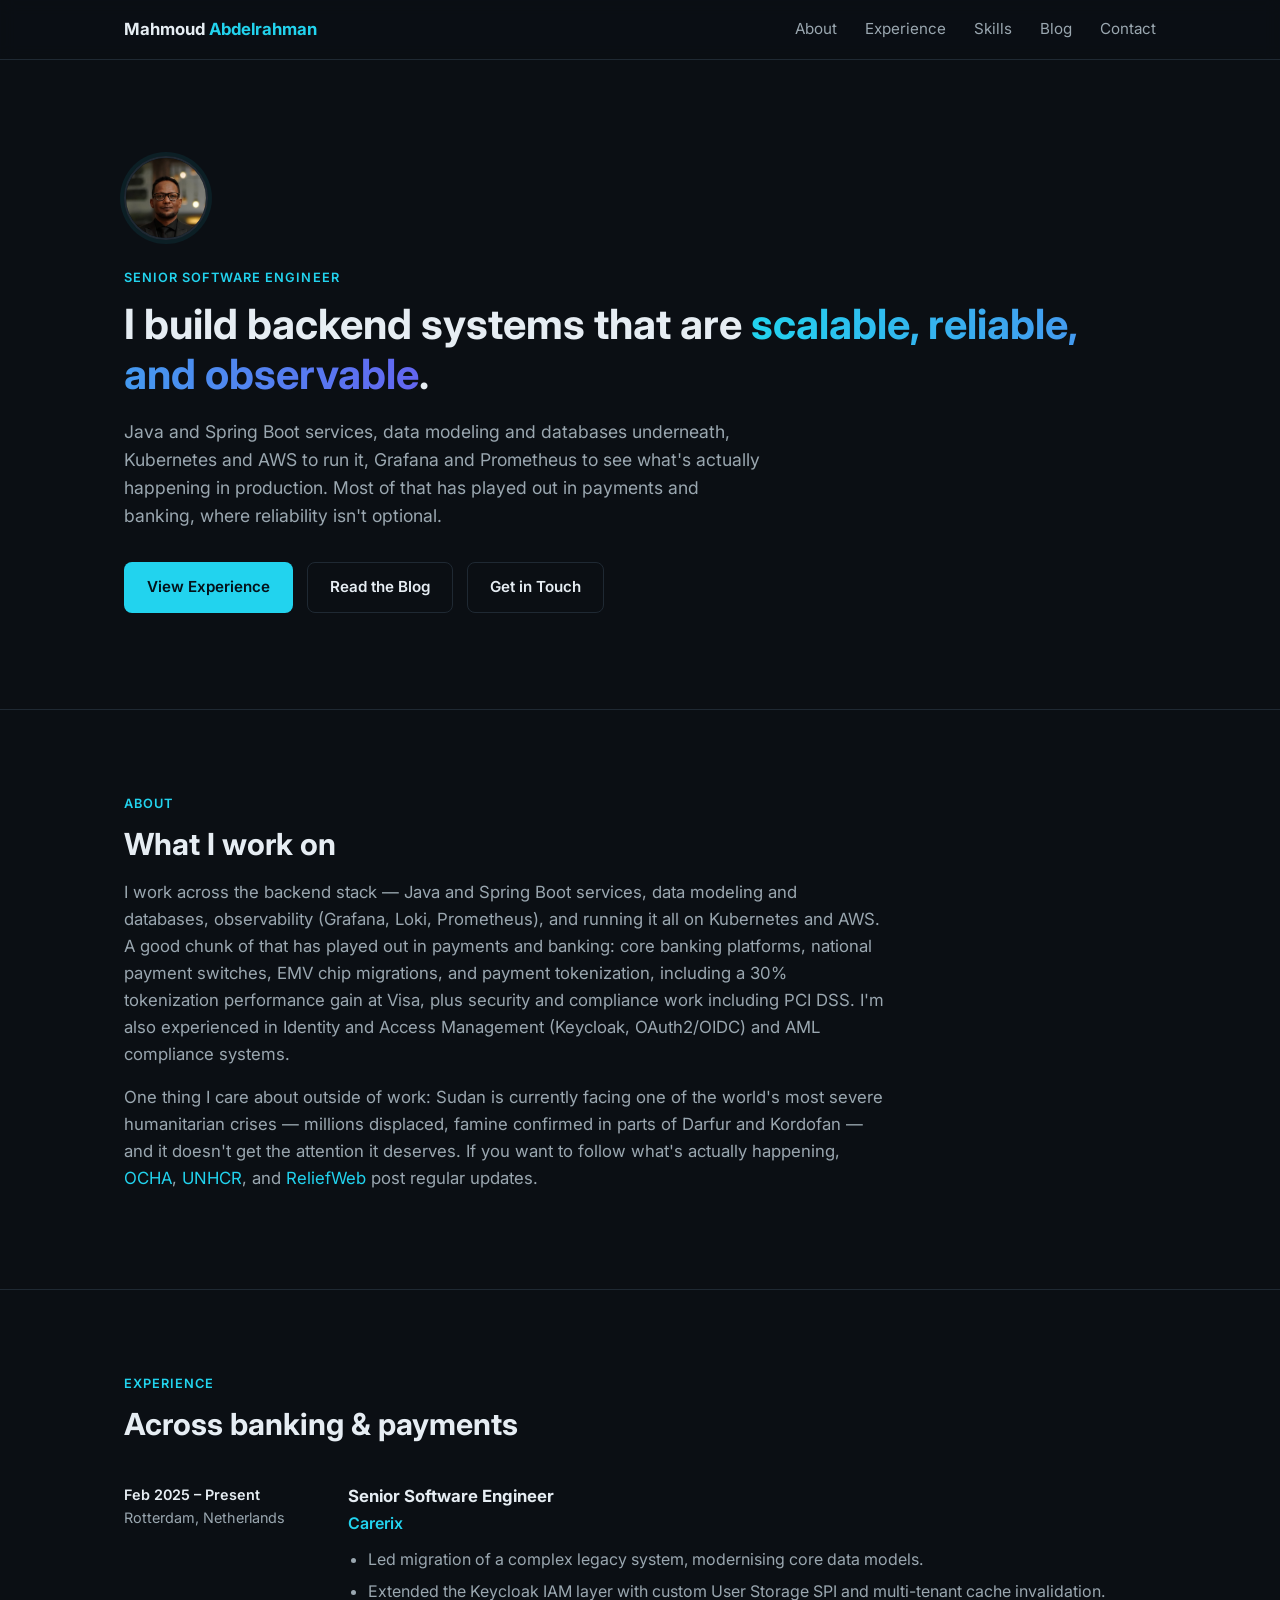
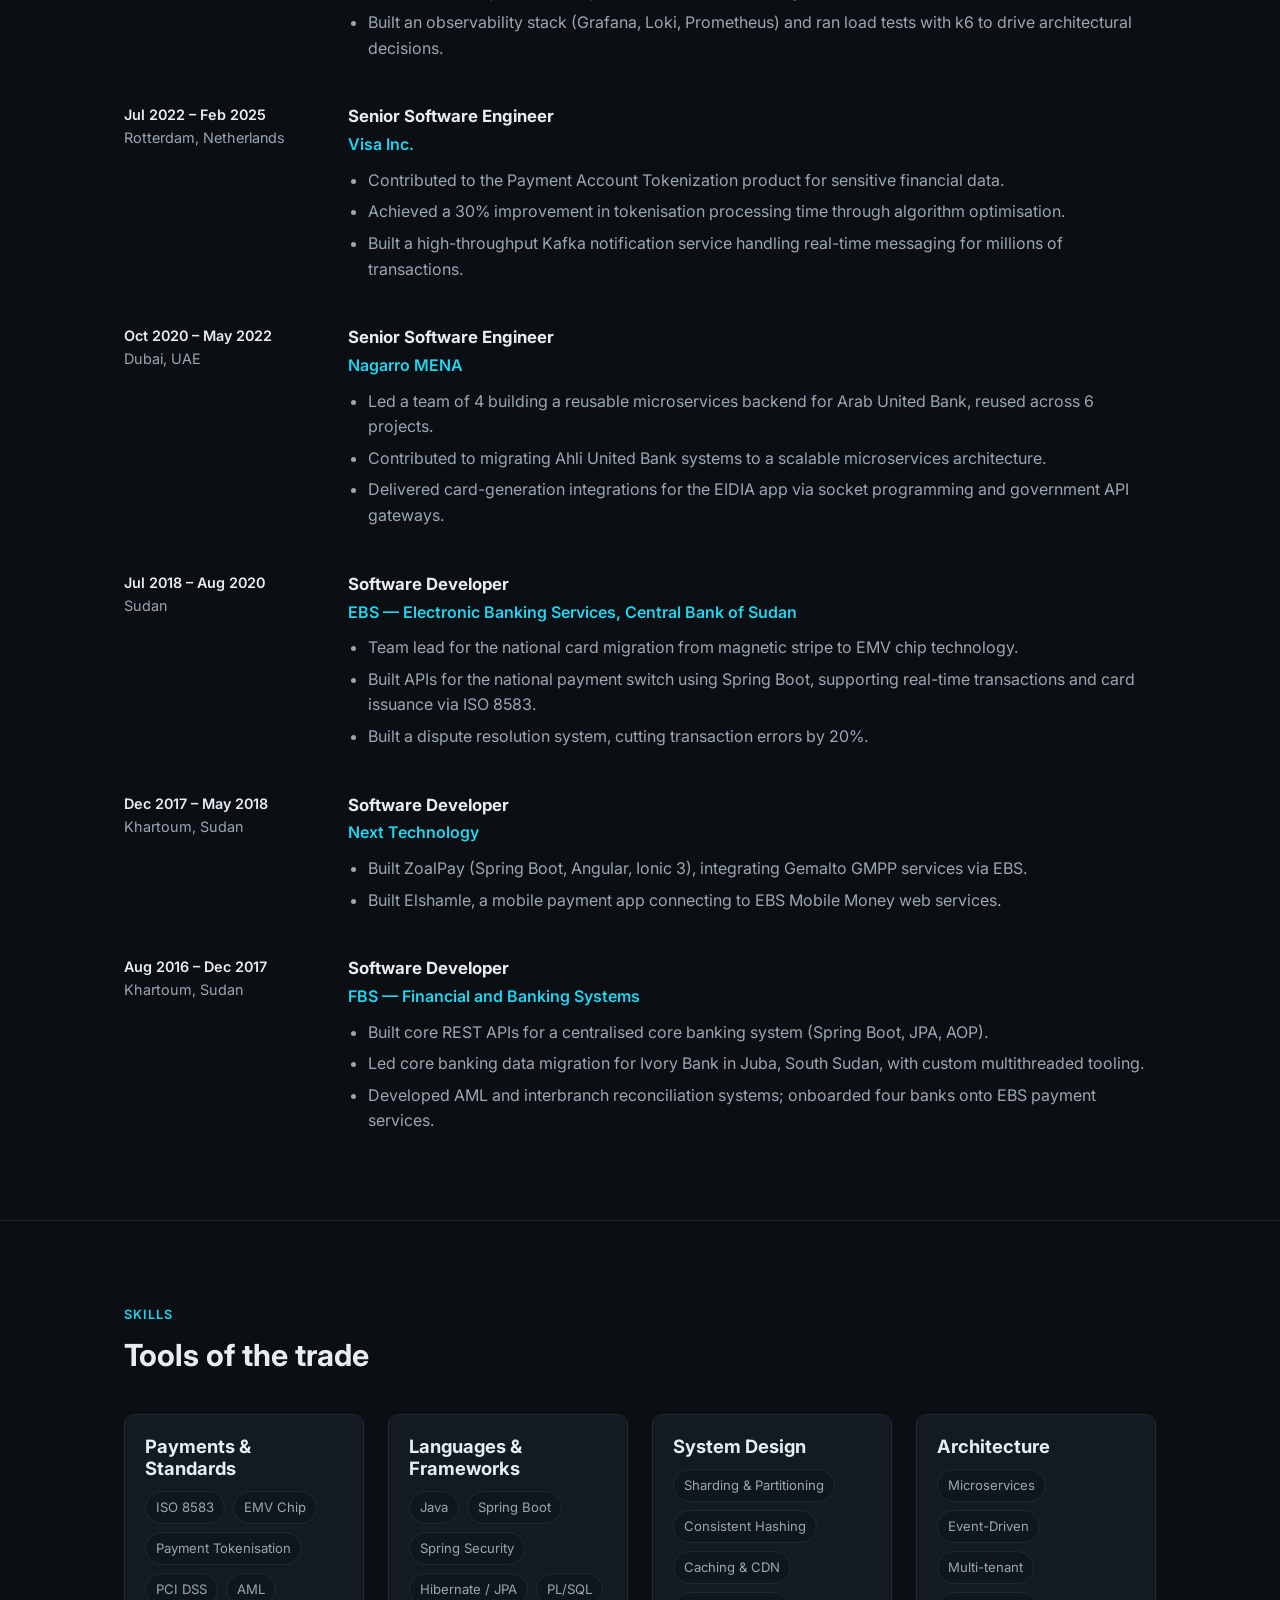
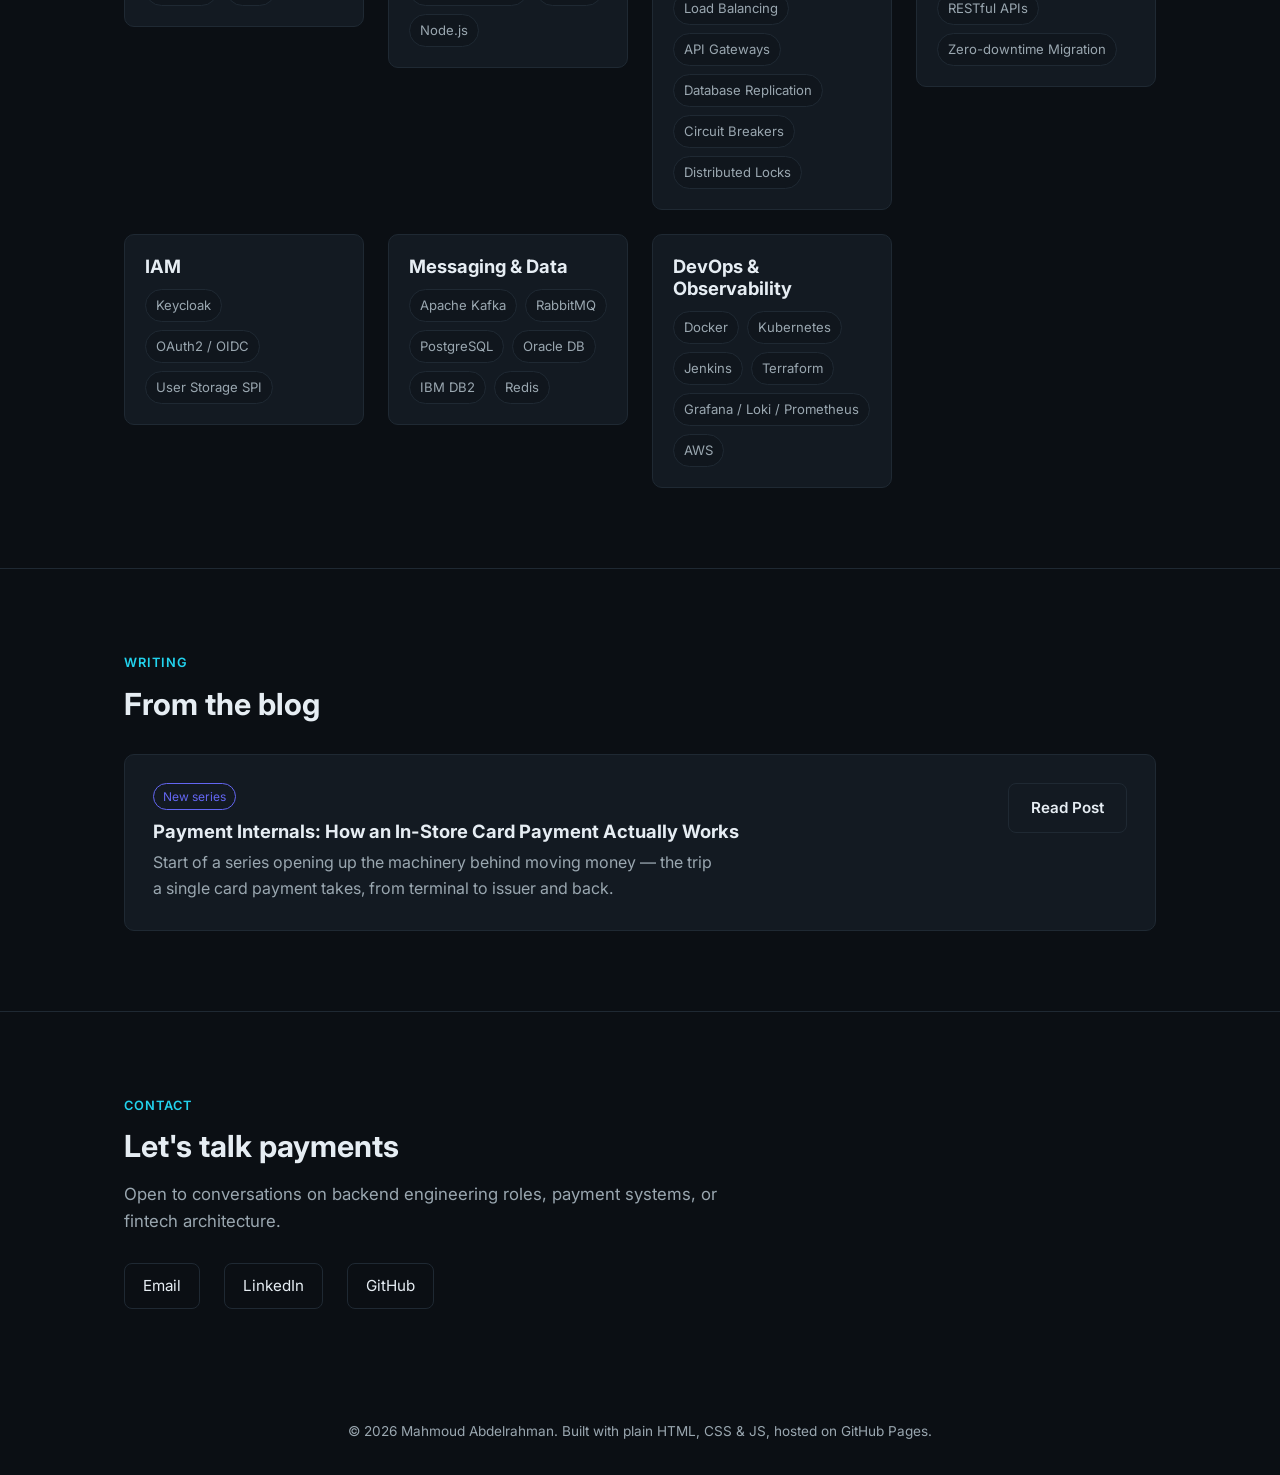
<file: index.html>
<!DOCTYPE html>
<html lang="en">
<head>
<meta charset="UTF-8">
<meta name="viewport" content="width=device-width, initial-scale=1.0">
<title>Mahmoud Abdelrahman — Senior Software Engineer</title>
<meta name="description" content="Senior software engineer working across Java, Spring Boot, databases, Kubernetes, AWS, and observability — proven out in payments and banking: ISO 8583 switches, EMV, tokenization, and core banking at Visa and beyond.">
<link rel="preconnect" href="https://fonts.googleapis.com">
<link rel="preconnect" href="https://fonts.gstatic.com" crossorigin>
<link href="https://fonts.googleapis.com/css2?family=Inter:wght@400;500;600;700&display=swap" rel="stylesheet">
<link rel="stylesheet" href="assets/css/style.css">
</head>
<body>

<header>
  <nav class="container">
    <a href="#" class="brand">Mahmoud <span>Abdelrahman</span></a>
    <button class="nav-toggle" aria-label="Toggle navigation">☰</button>
    <div class="nav-links">
      <a href="#about">About</a>
      <a href="#experience">Experience</a>
      <a href="#skills">Skills</a>
      <a href="blog.html">Blog</a>
      <a href="#contact">Contact</a>
    </div>
  </nav>
</header>

<section class="hero">
  <div class="container">
    <img src="assets/img/profile.jpg" alt="Portrait of Mahmoud Abdelrahman" class="avatar">
    <span class="eyebrow">Senior Software Engineer</span>
    <h1>I build backend systems that are <span class="role">scalable, reliable, and observable</span>.</h1>
    <p class="lede">
      Java and Spring Boot services, data modeling and databases underneath, Kubernetes
      and AWS to run it, Grafana and Prometheus to see what's actually happening in
      production. Most of that has played out in payments and banking, where reliability
      isn't optional.
    </p>
    <div class="cta-row">
      <a href="#experience" class="btn btn-primary">View Experience</a>
      <a href="blog.html" class="btn btn-outline">Read the Blog</a>
      <a href="#contact" class="btn btn-outline">Get in Touch</a>
    </div>
  </div>
</section>

<section id="about">
  <div class="container">
    <span class="eyebrow">About</span>
    <h2>What I work on</h2>
    <p class="lede" style="max-width: 760px;">
      I work across the backend stack — Java and Spring Boot services, data modeling and
      databases, observability (Grafana, Loki, Prometheus), and running it all on
      Kubernetes and AWS. A good chunk of that has played out in payments and banking:
      core banking platforms, national payment switches, EMV chip migrations, and payment
      tokenization, including a 30% tokenization performance gain at Visa, plus security
      and compliance work including PCI DSS. I'm also experienced in Identity and Access
      Management (Keycloak, OAuth2/OIDC) and AML compliance systems.
    </p>
    <p class="lede" style="max-width: 760px;">
      One thing I care about outside of work: Sudan is currently facing one of
      the world's most severe humanitarian crises — millions displaced, famine
      confirmed in parts of Darfur and Kordofan — and it doesn't get the
      attention it deserves. If you want to follow what's actually happening,
      <a href="https://www.unocha.org/sudan" target="_blank" rel="noopener">OCHA</a>,
      <a href="https://data.unhcr.org/en/situations/sudansituation" target="_blank" rel="noopener">UNHCR</a>, and
      <a href="https://reliefweb.int/country/sdn" target="_blank" rel="noopener">ReliefWeb</a> post regular updates.
    </p>
  </div>
</section>

<section id="experience">
  <div class="container">
    <span class="eyebrow">Experience</span>
    <h2>Across banking &amp; payments</h2>

    <div class="timeline">

      <div class="job">
        <div class="meta">
          <div class="dates">Feb 2025 – Present</div>
          <div>Rotterdam, Netherlands</div>
        </div>
        <div>
          <div class="role-title">Senior Software Engineer</div>
          <div class="company">Carerix</div>
          <ul>
            <li>Led migration of a complex legacy system, modernising core data models.</li>
            <li>Extended the Keycloak IAM layer with custom User Storage SPI and multi-tenant cache invalidation.</li>
            <li>Built an observability stack (Grafana, Loki, Prometheus) and ran load tests with k6 to drive architectural decisions.</li>
          </ul>
        </div>
      </div>

      <div class="job">
        <div class="meta">
          <div class="dates">Jul 2022 – Feb 2025</div>
          <div>Rotterdam, Netherlands</div>
        </div>
        <div>
          <div class="role-title">Senior Software Engineer</div>
          <div class="company">Visa Inc.</div>
          <ul>
            <li>Contributed to the Payment Account Tokenization product for sensitive financial data.</li>
            <li>Achieved a 30% improvement in tokenisation processing time through algorithm optimisation.</li>
            <li>Built a high-throughput Kafka notification service handling real-time messaging for millions of transactions.</li>
          </ul>
        </div>
      </div>

      <div class="job">
        <div class="meta">
          <div class="dates">Oct 2020 – May 2022</div>
          <div>Dubai, UAE</div>
        </div>
        <div>
          <div class="role-title">Senior Software Engineer</div>
          <div class="company">Nagarro MENA</div>
          <ul>
            <li>Led a team of 4 building a reusable microservices backend for Arab United Bank, reused across 6 projects.</li>
            <li>Contributed to migrating Ahli United Bank systems to a scalable microservices architecture.</li>
            <li>Delivered card-generation integrations for the EIDIA app via socket programming and government API gateways.</li>
          </ul>
        </div>
      </div>

      <div class="job">
        <div class="meta">
          <div class="dates">Jul 2018 – Aug 2020</div>
          <div>Sudan</div>
        </div>
        <div>
          <div class="role-title">Software Developer</div>
          <div class="company">EBS — Electronic Banking Services, Central Bank of Sudan</div>
          <ul>
            <li>Team lead for the national card migration from magnetic stripe to EMV chip technology.</li>
            <li>Built APIs for the national payment switch using Spring Boot, supporting real-time transactions and card issuance via ISO 8583.</li>
            <li>Built a dispute resolution system, cutting transaction errors by 20%.</li>
          </ul>
        </div>
      </div>

      <div class="job">
        <div class="meta">
          <div class="dates">Dec 2017 – May 2018</div>
          <div>Khartoum, Sudan</div>
        </div>
        <div>
          <div class="role-title">Software Developer</div>
          <div class="company">Next Technology</div>
          <ul>
            <li>Built ZoalPay (Spring Boot, Angular, Ionic 3), integrating Gemalto GMPP services via EBS.</li>
            <li>Built Elshamle, a mobile payment app connecting to EBS Mobile Money web services.</li>
          </ul>
        </div>
      </div>

      <div class="job">
        <div class="meta">
          <div class="dates">Aug 2016 – Dec 2017</div>
          <div>Khartoum, Sudan</div>
        </div>
        <div>
          <div class="role-title">Software Developer</div>
          <div class="company">FBS — Financial and Banking Systems</div>
          <ul>
            <li>Built core REST APIs for a centralised core banking system (Spring Boot, JPA, AOP).</li>
            <li>Led core banking data migration for Ivory Bank in Juba, South Sudan, with custom multithreaded tooling.</li>
            <li>Developed AML and interbranch reconciliation systems; onboarded four banks onto EBS payment services.</li>
          </ul>
        </div>
      </div>

    </div>
  </div>
</section>

<section id="skills">
  <div class="container">
    <span class="eyebrow">Skills</span>
    <h2>Tools of the trade</h2>

    <div class="skills-grid">
      <div class="skill-card">
        <h3>Payments &amp; Standards</h3>
        <div class="chips">
          <span class="chip">ISO 8583</span>
          <span class="chip">EMV Chip</span>
          <span class="chip">Payment Tokenisation</span>
          <span class="chip">PCI DSS</span>
          <span class="chip">AML</span>
        </div>
      </div>
      <div class="skill-card">
        <h3>Languages &amp; Frameworks</h3>
        <div class="chips">
          <span class="chip">Java</span>
          <span class="chip">Spring Boot</span>
          <span class="chip">Spring Security</span>
          <span class="chip">Hibernate / JPA</span>
          <span class="chip">PL/SQL</span>
          <span class="chip">Node.js</span>
        </div>
      </div>
      <div class="skill-card">
        <h3>System Design</h3>
        <div class="chips">
          <span class="chip">Sharding &amp; Partitioning</span>
          <span class="chip">Consistent Hashing</span>
          <span class="chip">Caching &amp; CDN</span>
          <span class="chip">Load Balancing</span>
          <span class="chip">API Gateways</span>
          <span class="chip">Database Replication</span>
          <span class="chip">Circuit Breakers</span>
          <span class="chip">Distributed Locks</span>
        </div>
      </div>
      <div class="skill-card">
        <h3>Architecture</h3>
        <div class="chips">
          <span class="chip">Microservices</span>
          <span class="chip">Event-Driven</span>
          <span class="chip">Multi-tenant</span>
          <span class="chip">RESTful APIs</span>
          <span class="chip">Zero-downtime Migration</span>
        </div>
      </div>
      <div class="skill-card">
        <h3>IAM</h3>
        <div class="chips">
          <span class="chip">Keycloak</span>
          <span class="chip">OAuth2 / OIDC</span>
          <span class="chip">User Storage SPI</span>
        </div>
      </div>
      <div class="skill-card">
        <h3>Messaging &amp; Data</h3>
        <div class="chips">
          <span class="chip">Apache Kafka</span>
          <span class="chip">RabbitMQ</span>
          <span class="chip">PostgreSQL</span>
          <span class="chip">Oracle DB</span>
          <span class="chip">IBM DB2</span>
          <span class="chip">Redis</span>
        </div>
      </div>
      <div class="skill-card">
        <h3>DevOps &amp; Observability</h3>
        <div class="chips">
          <span class="chip">Docker</span>
          <span class="chip">Kubernetes</span>
          <span class="chip">Jenkins</span>
          <span class="chip">Terraform</span>
          <span class="chip">Grafana / Loki / Prometheus</span>
          <span class="chip">AWS</span>
        </div>
      </div>
    </div>
  </div>
</section>

<section id="blog-teaser">
  <div class="container">
    <span class="eyebrow">Writing</span>
    <h2>From the blog</h2>
    <div class="blog-card">
      <div>
        <span class="tag">New series</span>
        <h3>Payment Internals: How an In-Store Card Payment Actually Works</h3>
        <p>
          Start of a series opening up the machinery behind moving money —
          the trip a single card payment takes, from terminal to issuer and back.
        </p>
      </div>
      <a href="blog/payment-internals-how-in-store-payments-work.html" class="btn btn-outline">Read Post</a>
    </div>
  </div>
</section>

<section id="contact">
  <div class="container">
    <span class="eyebrow">Contact</span>
    <h2>Let's talk payments</h2>
    <p class="lede">Open to conversations on backend engineering roles, payment systems, or fintech architecture.</p>
    <div class="contact-links">
      <a href="mailto:m.abdelhalim@protonmail.com">Email</a>
      <a href="https://www.linkedin.com/in/mahmoud-abdelhalim-5b3160b4" target="_blank" rel="noopener">LinkedIn</a>
      <a href="https://github.com/ma7m0ud" target="_blank" rel="noopener">GitHub</a>
    </div>
  </div>
</section>

<footer>
  <div class="container">
    &copy; <span id="year"></span> Mahmoud Abdelrahman. Built with plain HTML, CSS &amp; JS, hosted on GitHub Pages.
  </div>
</footer>

<script src="assets/js/main.js"></script>
</body>
</html>
</file>
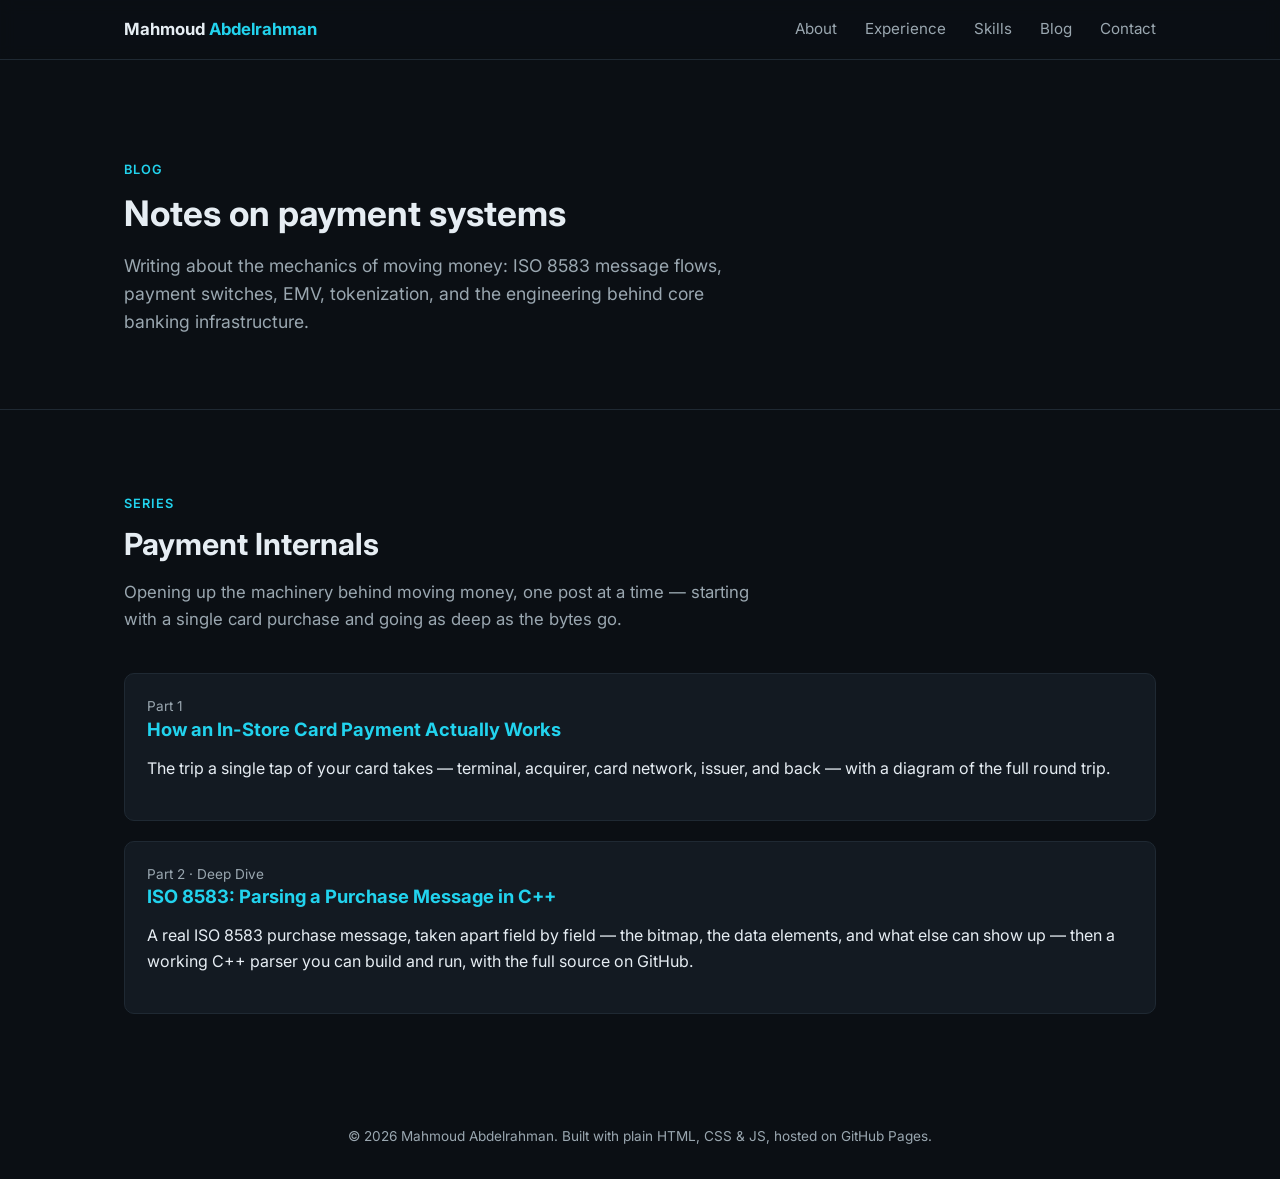
<file: blog.html>
<!DOCTYPE html>
<html lang="en">
<head>
<meta charset="UTF-8">
<meta name="viewport" content="width=device-width, initial-scale=1.0">
<title>Blog — Mahmoud Abdelrahman</title>
<meta name="description" content="Writing on payment systems: ISO 8583, payment switches, EMV, and fintech engineering.">
<link rel="preconnect" href="https://fonts.googleapis.com">
<link rel="preconnect" href="https://fonts.gstatic.com" crossorigin>
<link href="https://fonts.googleapis.com/css2?family=Inter:wght@400;500;600;700&display=swap" rel="stylesheet">
<link rel="stylesheet" href="assets/css/style.css">
</head>
<body>

<header>
  <nav class="container">
    <a href="index.html" class="brand">Mahmoud <span>Abdelrahman</span></a>
    <button class="nav-toggle" aria-label="Toggle navigation">☰</button>
    <div class="nav-links">
      <a href="index.html#about">About</a>
      <a href="index.html#experience">Experience</a>
      <a href="index.html#skills">Skills</a>
      <a href="blog.html">Blog</a>
      <a href="index.html#contact">Contact</a>
    </div>
  </nav>
</header>

<section class="hero" style="padding-bottom: 40px;">
  <div class="container">
    <span class="eyebrow">Blog</span>
    <h1 style="font-size: 2.2rem;">Notes on payment systems</h1>
    <p class="lede">
      Writing about the mechanics of moving money: ISO 8583 message flows, payment switches,
      EMV, tokenization, and the engineering behind core banking infrastructure.
    </p>
  </div>
</section>

<section>
  <div class="container">
    <span class="eyebrow">Series</span>
    <h2 style="margin-bottom: 8px;">Payment Internals</h2>
    <p class="lede" style="margin-bottom: 24px;">
      Opening up the machinery behind moving money, one post at a time —
      starting with a single card purchase and going as deep as the bytes go.
    </p>
    <div class="post-list">
      <div class="post-item">
        <div class="date">Part 1</div>
        <h3><a href="blog/payment-internals-how-in-store-payments-work.html">How an In-Store Card Payment Actually Works</a></h3>
        <p>
          The trip a single tap of your card takes — terminal, acquirer, card
          network, issuer, and back — with a diagram of the full round trip.
        </p>
      </div>
      <div class="post-item">
        <div class="date">Part 2 · Deep Dive</div>
        <h3><a href="blog/iso8583-purchase-message-cpp.html">ISO 8583: Parsing a Purchase Message in C++</a></h3>
        <p>
          A real ISO 8583 purchase message, taken apart field by field — the
          bitmap, the data elements, and what else can show up — then a working
          C++ parser you can build and run, with the full source on GitHub.
        </p>
      </div>
    </div>
  </div>
</section>

<footer>
  <div class="container">
    &copy; <span id="year"></span> Mahmoud Abdelrahman. Built with plain HTML, CSS &amp; JS, hosted on GitHub Pages.
  </div>
</footer>

<script src="assets/js/main.js"></script>
</body>
</html>
</file>
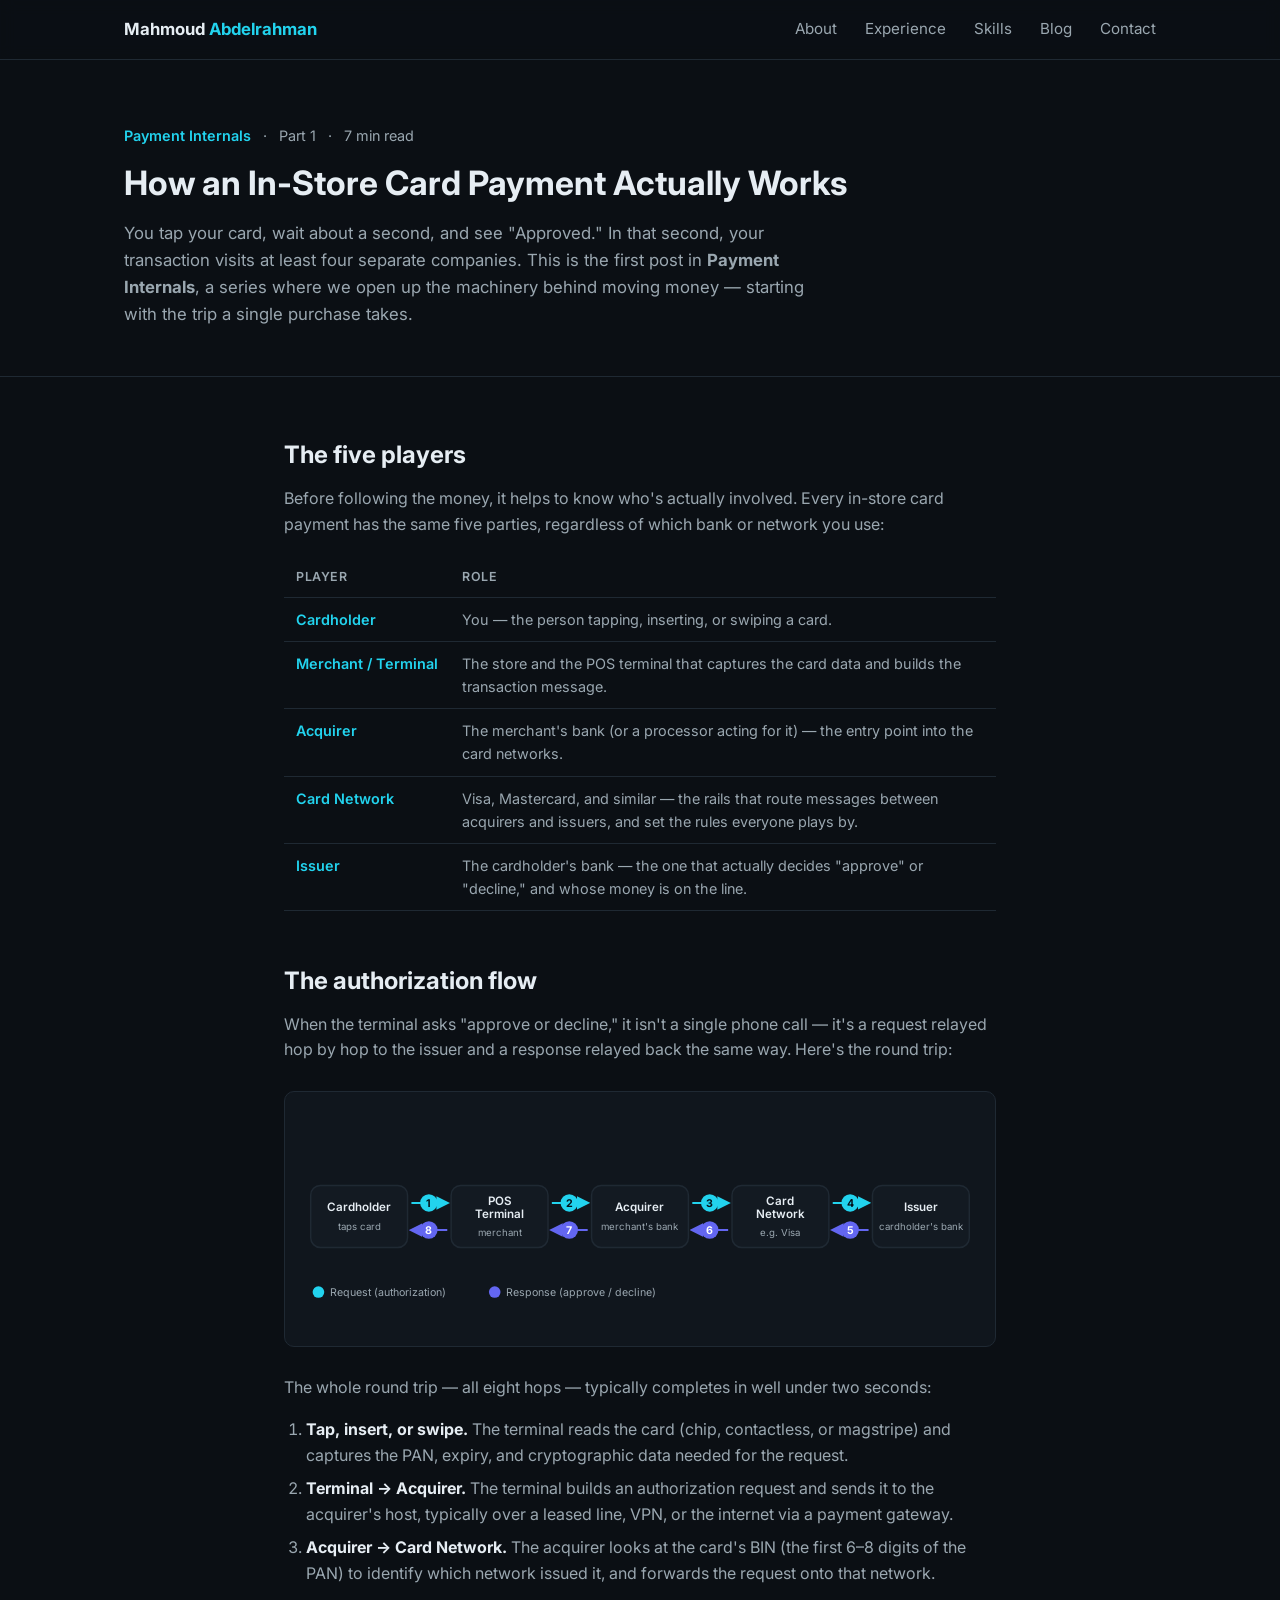
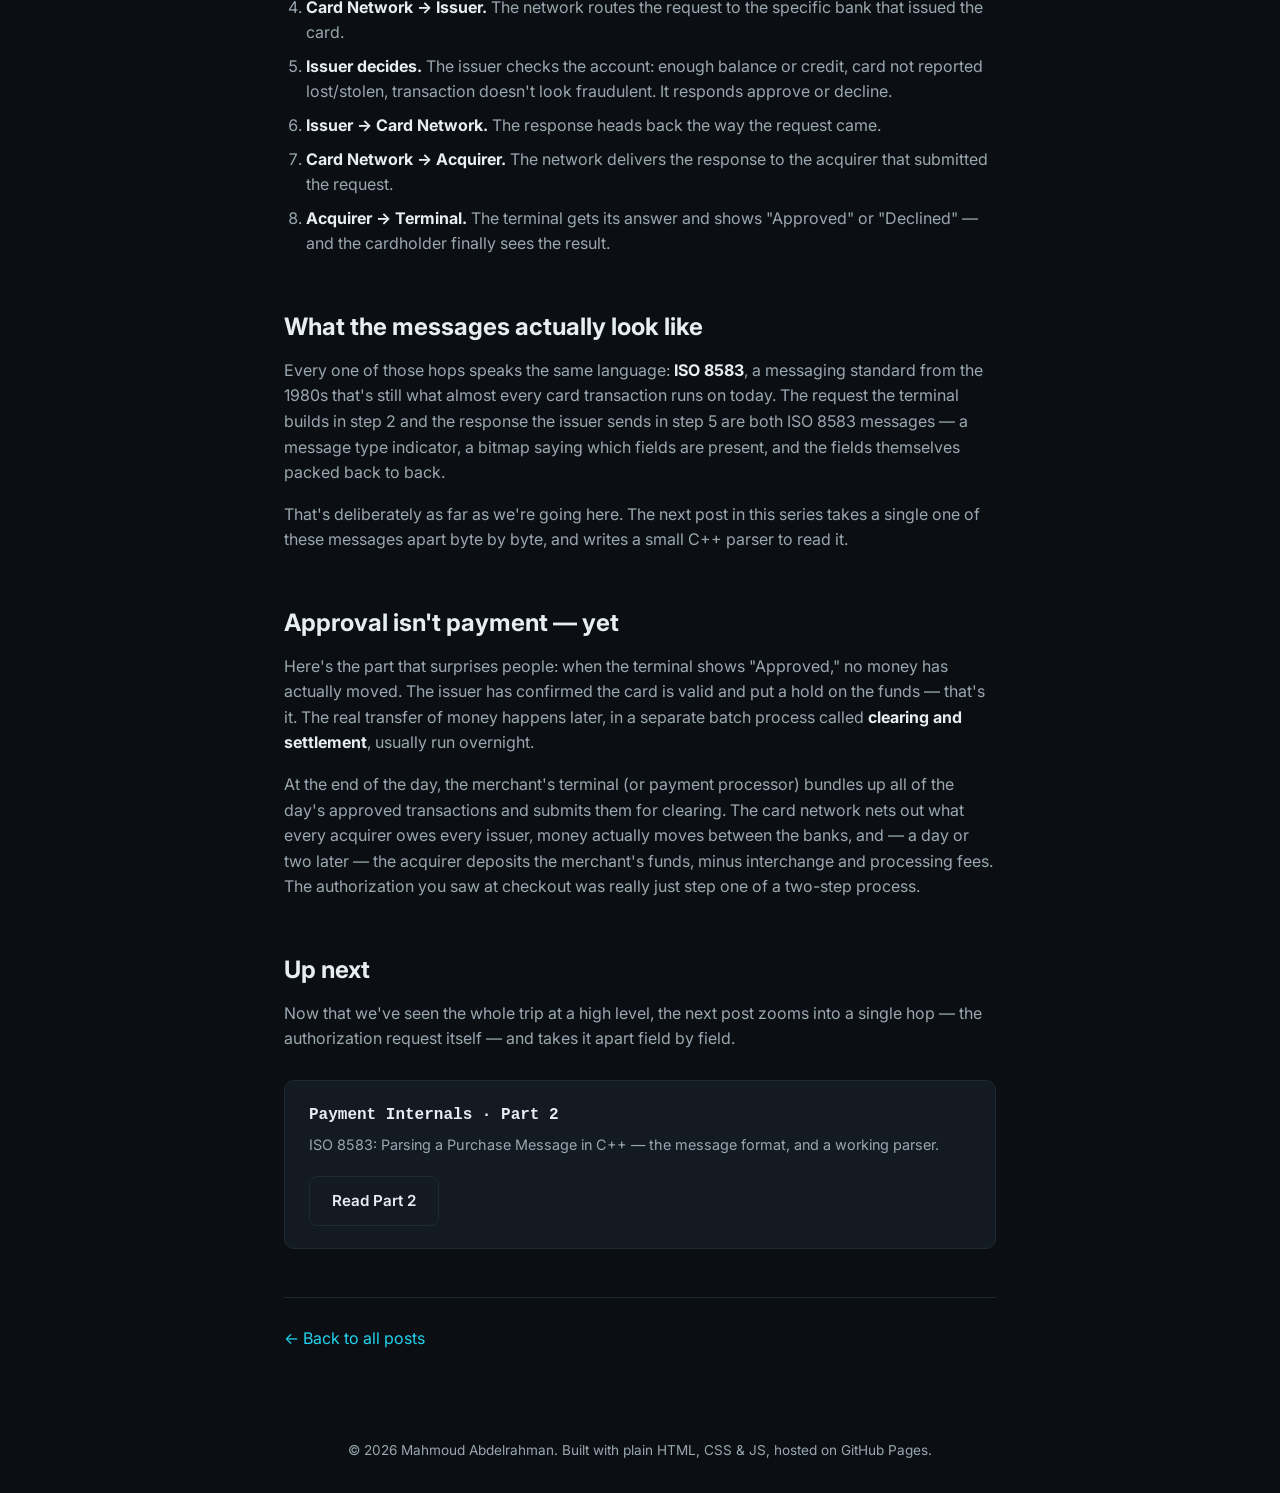
<file: blog/payment-internals-how-in-store-payments-work.html>
<!DOCTYPE html>
<html lang="en">
<head>
<meta charset="UTF-8">
<meta name="viewport" content="width=device-width, initial-scale=1.0">
<title>Payment Internals: How In-Store Card Payments Work — Mahmoud Abdelrahman</title>
<meta name="description" content="A walkthrough of what actually happens between tapping your card and seeing 'Approved' — terminal, acquirer, card network, and issuer.">
<link rel="preconnect" href="https://fonts.googleapis.com">
<link rel="preconnect" href="https://fonts.gstatic.com" crossorigin>
<link href="https://fonts.googleapis.com/css2?family=Inter:wght@400;500;600;700&display=swap" rel="stylesheet">
<link rel="stylesheet" href="../assets/css/style.css">
</head>
<body>

<header>
  <nav class="container">
    <a href="../index.html" class="brand">Mahmoud <span>Abdelrahman</span></a>
    <button class="nav-toggle" aria-label="Toggle navigation">☰</button>
    <div class="nav-links">
      <a href="../index.html#about">About</a>
      <a href="../index.html#experience">Experience</a>
      <a href="../index.html#skills">Skills</a>
      <a href="../blog.html">Blog</a>
      <a href="../index.html#contact">Contact</a>
    </div>
  </nav>
</header>

<div class="article-header">
  <div class="container">
    <div class="meta-row">
      <span class="series-tag">Payment Internals</span>
      <span>·</span>
      <span>Part 1</span>
      <span>·</span>
      <span>7 min read</span>
    </div>
    <h1>How an In-Store Card Payment Actually Works</h1>
    <p class="dek">
      You tap your card, wait about a second, and see "Approved." In that
      second, your transaction visits at least four separate companies. This
      is the first post in <strong>Payment Internals</strong>, a series where
      we open up the machinery behind moving money — starting with the trip
      a single purchase takes.
    </p>
  </div>
</div>

<article class="article">

<h2>The five players</h2>
<p>
  Before following the money, it helps to know who's actually involved.
  Every in-store card payment has the same five parties, regardless of
  which bank or network you use:
</p>

<table class="data-table">
  <thead>
    <tr><th>Player</th><th>Role</th></tr>
  </thead>
  <tbody>
    <tr><td>Cardholder</td><td>You — the person tapping, inserting, or swiping a card.</td></tr>
    <tr><td>Merchant / Terminal</td><td>The store and the POS terminal that captures the card data and builds the transaction message.</td></tr>
    <tr><td>Acquirer</td><td>The merchant's bank (or a processor acting for it) — the entry point into the card networks.</td></tr>
    <tr><td>Card Network</td><td>Visa, Mastercard, and similar — the rails that route messages between acquirers and issuers, and set the rules everyone plays by.</td></tr>
    <tr><td>Issuer</td><td>The cardholder's bank — the one that actually decides "approve" or "decline," and whose money is on the line.</td></tr>
  </tbody>
</table>

<h2>The authorization flow</h2>
<p>
  When the terminal asks "approve or decline," it isn't a single phone call
  — it's a request relayed hop by hop to the issuer and a response relayed
  back the same way. Here's the round trip:
</p>

<div class="diagram-wrap">
<svg viewBox="0 0 700 230" xmlns="http://www.w3.org/2000/svg" role="img" aria-label="Diagram of a card payment flowing from cardholder to terminal, acquirer, card network, and issuer, with the response returning the same path">
  <defs>
    <marker id="arrowReq" viewBox="0 0 10 10" refX="8" refY="5" markerWidth="7" markerHeight="7" orient="auto-start-reverse">
      <path d="M0,0 L10,5 L0,10 z" fill="var(--accent)"></path>
    </marker>
    <marker id="arrowRes" viewBox="0 0 10 10" refX="8" refY="5" markerWidth="7" markerHeight="7" orient="auto-start-reverse">
      <path d="M0,0 L10,5 L0,10 z" fill="var(--accent-2)"></path>
    </marker>
  </defs>

  <!-- Boxes -->
  <g font-family="Inter, sans-serif">
    <!-- Cardholder -->
    <rect x="10" y="80" width="100" height="64" rx="10" fill="var(--card)" stroke="var(--border)" stroke-width="1.5"></rect>
    <text x="60" y="106" text-anchor="middle" fill="var(--text)" font-size="12" font-weight="600">Cardholder</text>
    <text x="60" y="126" text-anchor="middle" fill="var(--text-dim)" font-size="10">taps card</text>

    <!-- Terminal -->
    <rect x="155" y="80" width="100" height="64" rx="10" fill="var(--card)" stroke="var(--border)" stroke-width="1.5"></rect>
    <text x="205" y="100" text-anchor="middle" fill="var(--text)" font-size="12" font-weight="600">POS</text>
    <text x="205" y="114" text-anchor="middle" fill="var(--text)" font-size="12" font-weight="600">Terminal</text>
    <text x="205" y="132" text-anchor="middle" fill="var(--text-dim)" font-size="10">merchant</text>

    <!-- Acquirer -->
    <rect x="300" y="80" width="100" height="64" rx="10" fill="var(--card)" stroke="var(--border)" stroke-width="1.5"></rect>
    <text x="350" y="106" text-anchor="middle" fill="var(--text)" font-size="12" font-weight="600">Acquirer</text>
    <text x="350" y="126" text-anchor="middle" fill="var(--text-dim)" font-size="10">merchant's bank</text>

    <!-- Card Network -->
    <rect x="445" y="80" width="100" height="64" rx="10" fill="var(--card)" stroke="var(--border)" stroke-width="1.5"></rect>
    <text x="495" y="100" text-anchor="middle" fill="var(--text)" font-size="12" font-weight="600">Card</text>
    <text x="495" y="114" text-anchor="middle" fill="var(--text)" font-size="12" font-weight="600">Network</text>
    <text x="495" y="132" text-anchor="middle" fill="var(--text-dim)" font-size="10">e.g. Visa</text>

    <!-- Issuer -->
    <rect x="590" y="80" width="100" height="64" rx="10" fill="var(--card)" stroke="var(--border)" stroke-width="1.5"></rect>
    <text x="640" y="106" text-anchor="middle" fill="var(--text)" font-size="12" font-weight="600">Issuer</text>
    <text x="640" y="126" text-anchor="middle" fill="var(--text-dim)" font-size="10">cardholder's bank</text>
  </g>

  <!-- Request arrows (top lane, left to right) -->
  <g stroke="var(--accent)" stroke-width="2">
    <line x1="114" y1="98" x2="151" y2="98" marker-end="url(#arrowReq)"></line>
    <line x1="259" y1="98" x2="296" y2="98" marker-end="url(#arrowReq)"></line>
    <line x1="404" y1="98" x2="441" y2="98" marker-end="url(#arrowReq)"></line>
    <line x1="549" y1="98" x2="586" y2="98" marker-end="url(#arrowReq)"></line>
  </g>
  <g font-family="Inter, sans-serif" font-size="11" font-weight="700" fill="#04121a">
    <circle cx="132" cy="98" r="9" fill="var(--accent)"></circle>
    <text x="132" y="102" text-anchor="middle">1</text>
    <circle cx="277" cy="98" r="9" fill="var(--accent)"></circle>
    <text x="277" y="102" text-anchor="middle">2</text>
    <circle cx="422" cy="98" r="9" fill="var(--accent)"></circle>
    <text x="422" y="102" text-anchor="middle">3</text>
    <circle cx="567" cy="98" r="9" fill="var(--accent)"></circle>
    <text x="567" y="102" text-anchor="middle">4</text>
  </g>

  <!-- Response arrows (bottom lane, right to left) -->
  <g stroke="var(--accent-2)" stroke-width="2">
    <line x1="586" y1="126" x2="549" y2="126" marker-end="url(#arrowRes)"></line>
    <line x1="441" y1="126" x2="404" y2="126" marker-end="url(#arrowRes)"></line>
    <line x1="296" y1="126" x2="259" y2="126" marker-end="url(#arrowRes)"></line>
    <line x1="151" y1="126" x2="114" y2="126" marker-end="url(#arrowRes)"></line>
  </g>
  <g font-family="Inter, sans-serif" font-size="11" font-weight="700" fill="#fff">
    <circle cx="567" cy="126" r="9" fill="var(--accent-2)"></circle>
    <text x="567" y="130" text-anchor="middle">5</text>
    <circle cx="422" cy="126" r="9" fill="var(--accent-2)"></circle>
    <text x="422" y="130" text-anchor="middle">6</text>
    <circle cx="277" cy="126" r="9" fill="var(--accent-2)"></circle>
    <text x="277" y="130" text-anchor="middle">7</text>
    <circle cx="132" cy="126" r="9" fill="var(--accent-2)"></circle>
    <text x="132" y="130" text-anchor="middle">8</text>
  </g>

  <!-- Legend -->
  <g font-family="Inter, sans-serif" font-size="11">
    <circle cx="18" cy="190" r="6" fill="var(--accent)"></circle>
    <text x="30" y="194" fill="var(--text-dim)">Request (authorization)</text>
    <circle cx="200" cy="190" r="6" fill="var(--accent-2)"></circle>
    <text x="212" y="194" fill="var(--text-dim)">Response (approve / decline)</text>
  </g>
</svg>
</div>

<p>The whole round trip — all eight hops — typically completes in well under two seconds:</p>

<ol>
  <li><strong>Tap, insert, or swipe.</strong> The terminal reads the card (chip, contactless, or magstripe) and captures the PAN, expiry, and cryptographic data needed for the request.</li>
  <li><strong>Terminal → Acquirer.</strong> The terminal builds an authorization request and sends it to the acquirer's host, typically over a leased line, VPN, or the internet via a payment gateway.</li>
  <li><strong>Acquirer → Card Network.</strong> The acquirer looks at the card's BIN (the first 6–8 digits of the PAN) to identify which network issued it, and forwards the request onto that network.</li>
  <li><strong>Card Network → Issuer.</strong> The network routes the request to the specific bank that issued the card.</li>
  <li><strong>Issuer decides.</strong> The issuer checks the account: enough balance or credit, card not reported lost/stolen, transaction doesn't look fraudulent. It responds approve or decline.</li>
  <li><strong>Issuer → Card Network.</strong> The response heads back the way the request came.</li>
  <li><strong>Card Network → Acquirer.</strong> The network delivers the response to the acquirer that submitted the request.</li>
  <li><strong>Acquirer → Terminal.</strong> The terminal gets its answer and shows "Approved" or "Declined" — and the cardholder finally sees the result.</li>
</ol>

<h2>What the messages actually look like</h2>
<p>
  Every one of those hops speaks the same language: <strong>ISO 8583</strong>,
  a messaging standard from the 1980s that's still what almost every card
  transaction runs on today. The request the terminal builds in step 2 and
  the response the issuer sends in step 5 are both ISO 8583 messages — a
  message type indicator, a bitmap saying which fields are present, and the
  fields themselves packed back to back.
</p>
<p>
  That's deliberately as far as we're going here. The next post in this
  series takes a single one of these messages apart byte by byte, and
  writes a small C++ parser to read it.
</p>

<h2>Approval isn't payment — yet</h2>
<p>
  Here's the part that surprises people: when the terminal shows
  "Approved," no money has actually moved. The issuer has confirmed the
  card is valid and put a hold on the funds — that's it. The real transfer
  of money happens later, in a separate batch process called
  <strong>clearing and settlement</strong>, usually run overnight.
</p>
<p>
  At the end of the day, the merchant's terminal (or payment processor)
  bundles up all of the day's approved transactions and submits them for
  clearing. The card network nets out what every acquirer owes every
  issuer, money actually moves between the banks, and — a day or two later
  — the acquirer deposits the merchant's funds, minus interchange and
  processing fees. The authorization you saw at checkout was really just
  step one of a two-step process.
</p>

<h2>Up next</h2>
<p>
  Now that we've seen the whole trip at a high level, the next post zooms
  into a single hop — the authorization request itself — and takes it
  apart field by field.
</p>
<div class="repo-card">
  <div>
    <div class="repo-name">Payment Internals · Part 2</div>
    <p>ISO 8583: Parsing a Purchase Message in C++ — the message format, and a working parser.</p>
  </div>
  <a href="iso8583-purchase-message-cpp.html" class="btn btn-outline">Read Part 2</a>
</div>

<div class="article-nav">
  <a href="../blog.html">&larr; Back to all posts</a>
</div>

</article>

<footer>
  <div class="container">
    &copy; <span id="year"></span> Mahmoud Abdelrahman. Built with plain HTML, CSS &amp; JS, hosted on GitHub Pages.
  </div>
</footer>

<script src="../assets/js/main.js"></script>
</body>
</html>
</file>
<file: assets/css/style.css>
/* ---------- Design tokens ---------- */
:root {
  --bg: #0b0f14;
  --bg-alt: #10161d;
  --card: #131a22;
  --border: #1f2933;
  --text: #e6edf3;
  --text-dim: #9aa7b0;
  --accent: #22d3ee;
  --accent-2: #6366f1;
  --max-w: 1080px;
  --radius: 10px;
}

* { box-sizing: border-box; }

html { scroll-behavior: smooth; }

body {
  margin: 0;
  background: var(--bg);
  color: var(--text);
  font-family: "Inter", -apple-system, BlinkMacSystemFont, "Segoe UI", Roboto, sans-serif;
  line-height: 1.6;
  -webkit-font-smoothing: antialiased;
}

a { color: var(--accent); text-decoration: none; }
a:hover { text-decoration: underline; }

.container {
  max-width: var(--max-w);
  margin: 0 auto;
  padding: 0 24px;
}

section { padding: 80px 0; border-bottom: 1px solid var(--border); }
section:last-of-type { border-bottom: none; }

h1, h2, h3 { line-height: 1.2; margin: 0 0 16px; font-weight: 700; }
h2 { font-size: 1.9rem; }
h3 { font-size: 1.15rem; }

.eyebrow {
  display: inline-block;
  font-size: 0.8rem;
  letter-spacing: 0.08em;
  text-transform: uppercase;
  color: var(--accent);
  margin-bottom: 12px;
  font-weight: 600;
}

.lede { color: var(--text-dim); font-size: 1.05rem; max-width: 640px; }

/* ---------- Nav ---------- */
header {
  position: sticky;
  top: 0;
  z-index: 10;
  background: rgba(11, 15, 20, 0.85);
  backdrop-filter: blur(8px);
  border-bottom: 1px solid var(--border);
}

nav.container {
  display: flex;
  align-items: center;
  justify-content: space-between;
  padding-top: 16px;
  padding-bottom: 16px;
}

.brand {
  font-weight: 700;
  color: var(--text);
  font-size: 1.05rem;
}
.brand:hover { text-decoration: none; opacity: 0.85; }
.brand span { color: var(--accent); }

.nav-links { display: flex; gap: 28px; align-items: center; }
.nav-links a { color: var(--text-dim); font-size: 0.95rem; }
.nav-links a:hover { color: var(--text); text-decoration: none; }

.nav-toggle {
  display: none;
  background: none;
  border: 1px solid var(--border);
  border-radius: 6px;
  color: var(--text);
  padding: 6px 10px;
  cursor: pointer;
}

/* ---------- Hero ---------- */
.hero { padding-top: 96px; padding-bottom: 96px; border-bottom: 1px solid var(--border); }
.hero h1 { font-size: 2.6rem; }
.hero .role {
  background: linear-gradient(90deg, var(--accent), var(--accent-2));
  -webkit-background-clip: text;
  background-clip: text;
  color: transparent;
}
.hero p.lede { font-size: 1.1rem; margin-bottom: 32px; }

.avatar {
  display: block;
  width: 84px;
  height: 84px;
  border-radius: 50%;
  object-fit: cover;
  border: 2px solid var(--border);
  box-shadow: 0 0 0 4px rgba(34, 211, 238, 0.08);
  margin-bottom: 24px;
}

.cta-row { display: flex; gap: 14px; flex-wrap: wrap; }

.btn {
  display: inline-block;
  padding: 12px 22px;
  border-radius: 8px;
  font-weight: 600;
  font-size: 0.95rem;
  border: 1px solid transparent;
}
.btn:hover { text-decoration: none; }
.btn-primary {
  background: var(--accent);
  color: #04121a;
}
.btn-primary:hover { opacity: 0.9; }
.btn-outline {
  border-color: var(--border);
  color: var(--text);
}
.btn-outline:hover { border-color: var(--accent); color: var(--accent); }

/* ---------- Experience ---------- */
.timeline { display: flex; flex-direction: column; gap: 36px; margin-top: 40px; }

.job {
  display: grid;
  grid-template-columns: 200px 1fr;
  gap: 24px;
}

.job .meta { color: var(--text-dim); font-size: 0.9rem; }
.job .meta .dates { color: var(--text); font-weight: 600; }

.job .role-title { font-weight: 700; font-size: 1.05rem; margin-bottom: 2px; }
.job .company { color: var(--accent); font-weight: 600; }

.job ul { margin: 10px 0 0; padding-left: 20px; color: var(--text-dim); }
.job li { margin-bottom: 6px; }

/* ---------- Skills ---------- */
.skills-grid {
  display: grid;
  grid-template-columns: repeat(auto-fit, minmax(220px, 1fr));
  gap: 24px;
  margin-top: 40px;
  align-items: start;
}

.skill-card {
  background: var(--card);
  border: 1px solid var(--border);
  border-radius: var(--radius);
  padding: 20px;
}

.skill-card h3 { margin-bottom: 12px; color: var(--text); }

.chips { display: flex; flex-wrap: wrap; gap: 8px; }
.chip {
  background: var(--bg-alt);
  border: 1px solid var(--border);
  color: var(--text-dim);
  font-size: 0.82rem;
  padding: 5px 10px;
  border-radius: 999px;
}

/* ---------- Blog teaser ---------- */
.blog-card {
  background: var(--card);
  border: 1px solid var(--border);
  border-radius: var(--radius);
  padding: 28px;
  margin-top: 32px;
  display: flex;
  justify-content: space-between;
  align-items: flex-start;
  gap: 24px;
  flex-wrap: wrap;
}

.blog-card .tag {
  display: inline-block;
  font-size: 0.75rem;
  color: var(--accent-2);
  border: 1px solid var(--accent-2);
  padding: 3px 9px;
  border-radius: 999px;
  margin-bottom: 10px;
}

.blog-card h3 { margin-bottom: 8px; }
.blog-card p { color: var(--text-dim); margin: 0; max-width: 560px; }

/* ---------- Contact ---------- */
.contact-links {
  display: flex;
  gap: 24px;
  flex-wrap: wrap;
  margin-top: 28px;
}

.contact-links a {
  color: var(--text);
  border: 1px solid var(--border);
  padding: 10px 18px;
  border-radius: 8px;
  font-size: 0.95rem;
}
.contact-links a:hover { border-color: var(--accent); color: var(--accent); text-decoration: none; }

/* ---------- Footer ---------- */
footer {
  padding: 32px 0;
  text-align: center;
  color: var(--text-dim);
  font-size: 0.85rem;
}

/* ---------- Blog listing page ---------- */
.post-list { margin-top: 40px; display: flex; flex-direction: column; gap: 20px; }
.post-item {
  background: var(--card);
  border: 1px solid var(--border);
  border-radius: var(--radius);
  padding: 22px;
}
.post-item .date { color: var(--text-dim); font-size: 0.85rem; }
.empty-note {
  color: var(--text-dim);
  border: 1px dashed var(--border);
  border-radius: var(--radius);
  padding: 24px;
  margin-top: 24px;
}

/* ---------- Article (blog post) ---------- */
.article-header {
  padding-top: 64px;
  padding-bottom: 32px;
  border-bottom: 1px solid var(--border);
}
.article-header .meta-row {
  display: flex;
  gap: 12px;
  align-items: center;
  color: var(--text-dim);
  font-size: 0.9rem;
  margin-bottom: 16px;
}
.article-header h1 { font-size: 2.1rem; max-width: 780px; }
.article-header .dek { color: var(--text-dim); font-size: 1.05rem; max-width: 700px; }
.series-tag { color: var(--accent); font-weight: 600; }

.article {
  max-width: 760px;
  margin: 0 auto;
  padding: 56px 24px;
}

.article h2 {
  font-size: 1.5rem;
  margin-top: 48px;
  padding-top: 8px;
}
.article h2:first-child { margin-top: 0; }
.article h3 { margin-top: 32px; font-size: 1.1rem; }

.article p, .article li { color: var(--text-dim); font-size: 1rem; }
.article strong { color: var(--text); }

.article ul, .article ol { padding-left: 22px; }
.article li { margin-bottom: 8px; }

.article code {
  font-family: "SFMono-Regular", Consolas, "Liberation Mono", Menlo, monospace;
  background: var(--bg-alt);
  border: 1px solid var(--border);
  border-radius: 4px;
  padding: 2px 6px;
  font-size: 0.88em;
  color: var(--text);
}

.article pre {
  background: #0d1218;
  border: 1px solid var(--border);
  border-radius: var(--radius);
  padding: 18px 20px;
  overflow-x: auto;
  margin: 20px 0;
}
.article pre code {
  background: none;
  border: none;
  padding: 0;
  font-size: 0.85rem;
  line-height: 1.6;
  color: var(--text);
}

.article .code-label {
  font-size: 0.78rem;
  color: var(--text-dim);
  text-transform: uppercase;
  letter-spacing: 0.06em;
  margin: 28px 0 -8px;
}

.data-table {
  width: 100%;
  border-collapse: collapse;
  margin: 20px 0 28px;
  font-size: 0.9rem;
}
.data-table th, .data-table td {
  text-align: left;
  padding: 10px 12px;
  border-bottom: 1px solid var(--border);
  vertical-align: top;
}
.data-table th {
  color: var(--text-dim);
  font-weight: 600;
  font-size: 0.78rem;
  text-transform: uppercase;
  letter-spacing: 0.05em;
}
.data-table td { color: var(--text-dim); }
.data-table td.mono, .data-table code { font-family: "SFMono-Regular", Consolas, Menlo, monospace; }
.data-table td:first-child { color: var(--accent); font-weight: 600; white-space: nowrap; }

.callout {
  background: var(--card);
  border: 1px solid var(--border);
  border-left: 3px solid var(--accent);
  border-radius: 8px;
  padding: 16px 20px;
  margin: 24px 0;
  color: var(--text-dim);
  font-size: 0.95rem;
}
.callout strong { color: var(--text); }

.repo-card {
  display: flex;
  justify-content: space-between;
  align-items: center;
  gap: 20px;
  flex-wrap: wrap;
  background: var(--card);
  border: 1px solid var(--border);
  border-radius: var(--radius);
  padding: 22px 24px;
  margin: 28px 0;
}
.repo-card .repo-name { color: var(--text); font-weight: 600; font-family: "SFMono-Regular", Consolas, Menlo, monospace; }
.repo-card p { margin: 4px 0 0; font-size: 0.9rem; }

.article-nav {
  border-top: 1px solid var(--border);
  padding-top: 28px;
  margin-top: 48px;
}

.diagram-wrap {
  overflow-x: auto;
  margin: 28px 0;
  background: var(--bg-alt);
  border: 1px solid var(--border);
  border-radius: var(--radius);
  padding: 16px;
}
.diagram-wrap svg {
  display: block;
  width: 100%;
  min-width: 620px;
  height: auto;
}

/* ---------- Responsive ---------- */
@media (max-width: 720px) {
  .nav-links {
    position: absolute;
    top: 64px;
    left: 0;
    right: 0;
    background: var(--bg-alt);
    border-bottom: 1px solid var(--border);
    flex-direction: column;
    align-items: flex-start;
    padding: 16px 24px;
    display: none;
  }
  .nav-links.open { display: flex; }
  .nav-toggle { display: inline-block; }

  .hero h1 { font-size: 2rem; }
  section { padding: 56px 0; }

  .job { grid-template-columns: 1fr; }
  .job .meta { margin-bottom: 4px; }

  .article-header h1 { font-size: 1.6rem; }
  .article { padding: 40px 20px; }
  .data-table { font-size: 0.82rem; }
  .data-table th, .data-table td { padding: 8px; }
}
</file>
